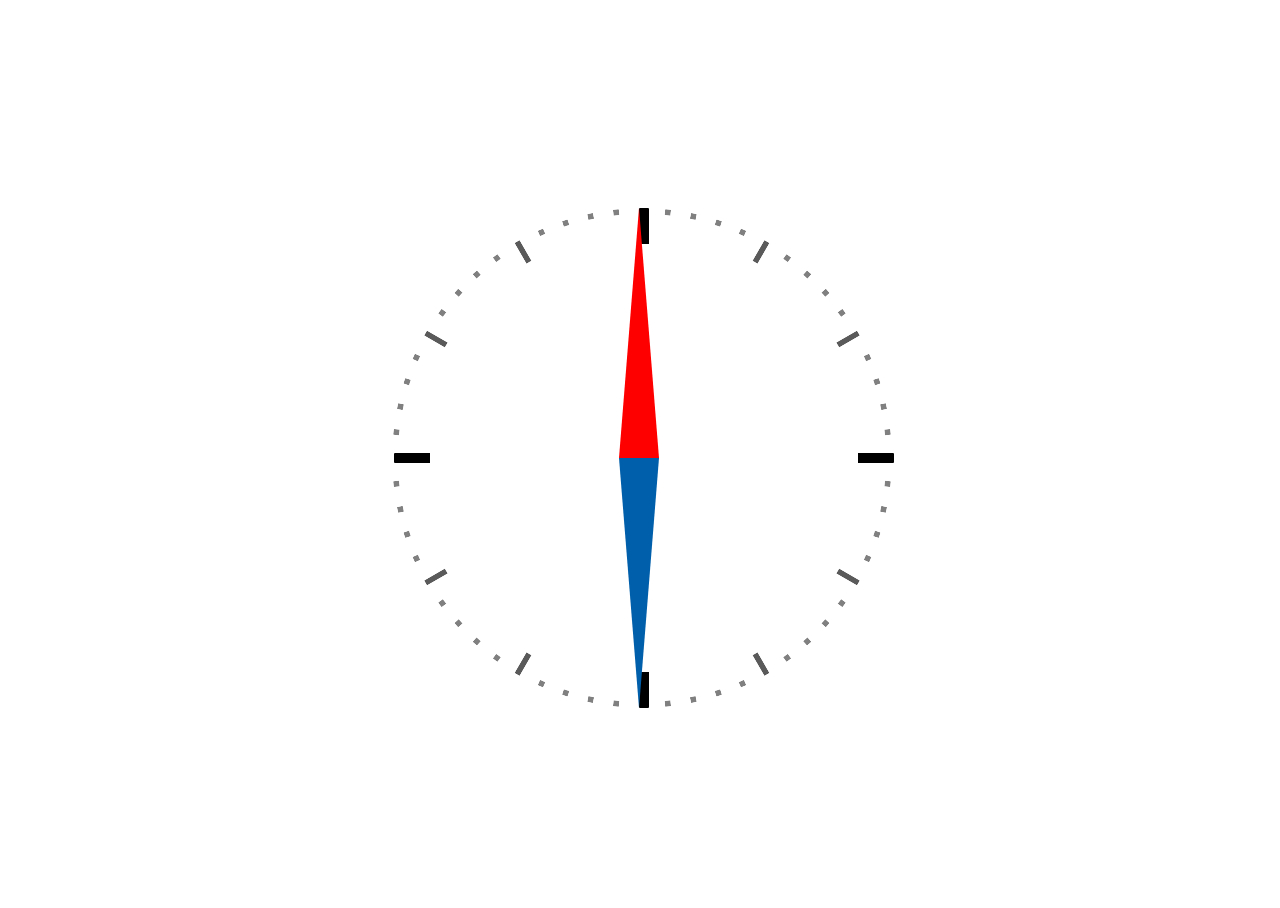
<file: index.html>
<!DOCTYPE html>
<html lang="en" >
<head>
  <meta charset="UTF-8">
  <title>CodePen - Swim Pace Clock</title>
  <link rel="stylesheet" href="./style.css">

</head>
<body>
<!-- partial:index.partial.html -->
<div class="clock">
  <div class="clock__second"></div>
  <div class="clock__axis"></div>
  <section class="clock__indicator"></section>
  <section class="clock__indicator"></section>
  <section class="clock__indicator"></section>
  <section class="clock__indicator"></section>
  <section class="clock__indicator"></section>
  <section class="clock__indicator"></section>
  <section class="clock__indicator"></section>
  <section class="clock__indicator"></section>
  <section class="clock__indicator"></section>
  <section class="clock__indicator"></section>
  <section class="clock__indicator"></section>
  <section class="clock__indicator"></section>
  <section class="clock__indicator"></section>
  <section class="clock__indicator"></section>
  <section class="clock__indicator"></section>
  <section class="clock__indicator"></section>
  <section class="clock__indicator"></section>
  <section class="clock__indicator"></section>
  <section class="clock__indicator"></section>
  <section class="clock__indicator"></section>
  <section class="clock__indicator"></section>
  <section class="clock__indicator"></section>
  <section class="clock__indicator"></section>
  <section class="clock__indicator"></section>
  <section class="clock__indicator"></section>
  <section class="clock__indicator"></section>
  <section class="clock__indicator"></section>
  <section class="clock__indicator"></section>
  <section class="clock__indicator"></section>
  <section class="clock__indicator"></section>
  <section class="clock__indicator"></section>
  <section class="clock__indicator"></section>
  <section class="clock__indicator"></section>
  <section class="clock__indicator"></section>
  <section class="clock__indicator"></section>
  <section class="clock__indicator"></section>
  <section class="clock__indicator"></section>
  <section class="clock__indicator"></section>
  <section class="clock__indicator"></section>
  <section class="clock__indicator"></section>
  <section class="clock__indicator"></section>
  <section class="clock__indicator"></section>
  <section class="clock__indicator"></section>
  <section class="clock__indicator"></section>
  <section class="clock__indicator"></section>
  <section class="clock__indicator"></section>
  <section class="clock__indicator"></section>
  <section class="clock__indicator"></section>
  <section class="clock__indicator"></section>
  <section class="clock__indicator"></section>
  <section class="clock__indicator"></section>
  <section class="clock__indicator"></section>
  <section class="clock__indicator"></section>
  <section class="clock__indicator"></section>
  <section class="clock__indicator"></section>
  <section class="clock__indicator"></section>
  <section class="clock__indicator"></section>
  <section class="clock__indicator"></section>
  <section class="clock__indicator"></section>
  <section class="clock__indicator"></section>
</div>
<!-- partial -->
  <script src='https://cdnjs.cloudflare.com/ajax/libs/jquery/3.3.1/jquery.min.js'></script><script  src="./script.js"></script>

</body>
</html>
</file>
<file: style.css>
html,
body {
  height: 100%;
}

body {
  background: transparent;
  display: flex;
  flex-direction: column;
  justify-content: center;
  align-items: center;
  font-family: sans-serif;
  color: white;
}

p {
  color: #5a5a5a;
  font-size: 0.8em;
  opacity: 0.75;
}

.clock {
  height: 500px;
  width: 500px;
  border-radius: 270px;
  display: flex;
  justify-content: center;
  position: relative;
  background: white;
  padding: 20px;
}
.clock__second, .clock__indicator {
  position: absolute;
  left: calc(50% - 1px);
  width: 6px;
  background: #5a5a5a;
  transform-origin: bottom center;
  z-index: 2;
  border-radius: 1px;
}
.clock__second {
  height: 480px;
  margin-top: 10px;
  margin-bottom: 10px;
  background: transparent;
  animation: time 60s infinite;
  animation-timing-function: linear;
  z-index: 3;
  transform-origin: center;
}
.clock__second:after {
  position: absolute;
  content: "";
  width: 0;
  height: 0;
  bottom: 0;
  border-left: 20px solid transparent;
  border-right: 20px solid transparent;
  border-top: 250px solid #005fab;
  transform: translate(-20px, 10px);
}
.clock__second:before {
  position: absolute;
  content: "";
  width: 0;
  height: 0;
  bottom: 0;
  border-left: 20px solid transparent;
  border-right: 20px solid transparent;
  border-bottom: 250px solid red;
  transform: translate(-20px, -240px);
}
.clock__indicator {
  height: 244px;
  border-top: 6px solid grey;
  background: none;
}
.clock__indicator:nth-of-type(5n) {
  opacity: 1;
  height: 226px;
  border-top: 24px solid #5a5a5a;
}
.clock__indicator:nth-of-type(15n) {
  opacity: 1;
  width: 10px;
  height: 214px;
  border-top: 36px solid black;
}
.clock__axis {
  background: transparent;
  width: 5px;
  height: 5px;
  border-radius: 3px;
  position: absolute;
  z-index: 4;
  top: 247px;
}

section:nth-of-type(1) {
  transform: rotateZ(calc(6deg * 1));
}

section:nth-of-type(2) {
  transform: rotateZ(calc(6deg * 2));
}

section:nth-of-type(3) {
  transform: rotateZ(calc(6deg * 3));
}

section:nth-of-type(4) {
  transform: rotateZ(calc(6deg * 4));
}

section:nth-of-type(5) {
  transform: rotateZ(calc(6deg * 5));
}

section:nth-of-type(6) {
  transform: rotateZ(calc(6deg * 6));
}

section:nth-of-type(7) {
  transform: rotateZ(calc(6deg * 7));
}

section:nth-of-type(8) {
  transform: rotateZ(calc(6deg * 8));
}

section:nth-of-type(9) {
  transform: rotateZ(calc(6deg * 9));
}

section:nth-of-type(10) {
  transform: rotateZ(calc(6deg * 10));
}

section:nth-of-type(11) {
  transform: rotateZ(calc(6deg * 11));
}

section:nth-of-type(12) {
  transform: rotateZ(calc(6deg * 12));
}

section:nth-of-type(13) {
  transform: rotateZ(calc(6deg * 13));
}

section:nth-of-type(14) {
  transform: rotateZ(calc(6deg * 14));
}

section:nth-of-type(15) {
  transform: rotateZ(calc(6deg * 15));
}

section:nth-of-type(16) {
  transform: rotateZ(calc(6deg * 16));
}

section:nth-of-type(17) {
  transform: rotateZ(calc(6deg * 17));
}

section:nth-of-type(18) {
  transform: rotateZ(calc(6deg * 18));
}

section:nth-of-type(19) {
  transform: rotateZ(calc(6deg * 19));
}

section:nth-of-type(20) {
  transform: rotateZ(calc(6deg * 20));
}

section:nth-of-type(21) {
  transform: rotateZ(calc(6deg * 21));
}

section:nth-of-type(22) {
  transform: rotateZ(calc(6deg * 22));
}

section:nth-of-type(23) {
  transform: rotateZ(calc(6deg * 23));
}

section:nth-of-type(24) {
  transform: rotateZ(calc(6deg * 24));
}

section:nth-of-type(25) {
  transform: rotateZ(calc(6deg * 25));
}

section:nth-of-type(26) {
  transform: rotateZ(calc(6deg * 26));
}

section:nth-of-type(27) {
  transform: rotateZ(calc(6deg * 27));
}

section:nth-of-type(28) {
  transform: rotateZ(calc(6deg * 28));
}

section:nth-of-type(29) {
  transform: rotateZ(calc(6deg * 29));
}

section:nth-of-type(30) {
  transform: rotateZ(calc(6deg * 30));
}

section:nth-of-type(31) {
  transform: rotateZ(calc(6deg * 31));
}

section:nth-of-type(32) {
  transform: rotateZ(calc(6deg * 32));
}

section:nth-of-type(33) {
  transform: rotateZ(calc(6deg * 33));
}

section:nth-of-type(34) {
  transform: rotateZ(calc(6deg * 34));
}

section:nth-of-type(35) {
  transform: rotateZ(calc(6deg * 35));
}

section:nth-of-type(36) {
  transform: rotateZ(calc(6deg * 36));
}

section:nth-of-type(37) {
  transform: rotateZ(calc(6deg * 37));
}

section:nth-of-type(38) {
  transform: rotateZ(calc(6deg * 38));
}

section:nth-of-type(39) {
  transform: rotateZ(calc(6deg * 39));
}

section:nth-of-type(40) {
  transform: rotateZ(calc(6deg * 40));
}

section:nth-of-type(41) {
  transform: rotateZ(calc(6deg * 41));
}

section:nth-of-type(42) {
  transform: rotateZ(calc(6deg * 42));
}

section:nth-of-type(43) {
  transform: rotateZ(calc(6deg * 43));
}

section:nth-of-type(44) {
  transform: rotateZ(calc(6deg * 44));
}

section:nth-of-type(45) {
  transform: rotateZ(calc(6deg * 45));
}

section:nth-of-type(46) {
  transform: rotateZ(calc(6deg * 46));
}

section:nth-of-type(47) {
  transform: rotateZ(calc(6deg * 47));
}

section:nth-of-type(48) {
  transform: rotateZ(calc(6deg * 48));
}

section:nth-of-type(49) {
  transform: rotateZ(calc(6deg * 49));
}

section:nth-of-type(50) {
  transform: rotateZ(calc(6deg * 50));
}

section:nth-of-type(51) {
  transform: rotateZ(calc(6deg * 51));
}

section:nth-of-type(52) {
  transform: rotateZ(calc(6deg * 52));
}

section:nth-of-type(53) {
  transform: rotateZ(calc(6deg * 53));
}

section:nth-of-type(54) {
  transform: rotateZ(calc(6deg * 54));
}

section:nth-of-type(55) {
  transform: rotateZ(calc(6deg * 55));
}

section:nth-of-type(56) {
  transform: rotateZ(calc(6deg * 56));
}

section:nth-of-type(57) {
  transform: rotateZ(calc(6deg * 57));
}

section:nth-of-type(58) {
  transform: rotateZ(calc(6deg * 58));
}

section:nth-of-type(59) {
  transform: rotateZ(calc(6deg * 59));
}

section:nth-of-type(60) {
  transform: rotateZ(calc(6deg * 60));
}

@keyframes time {
  to {
    transform: rotateZ(360deg);
  }
}
</file>
